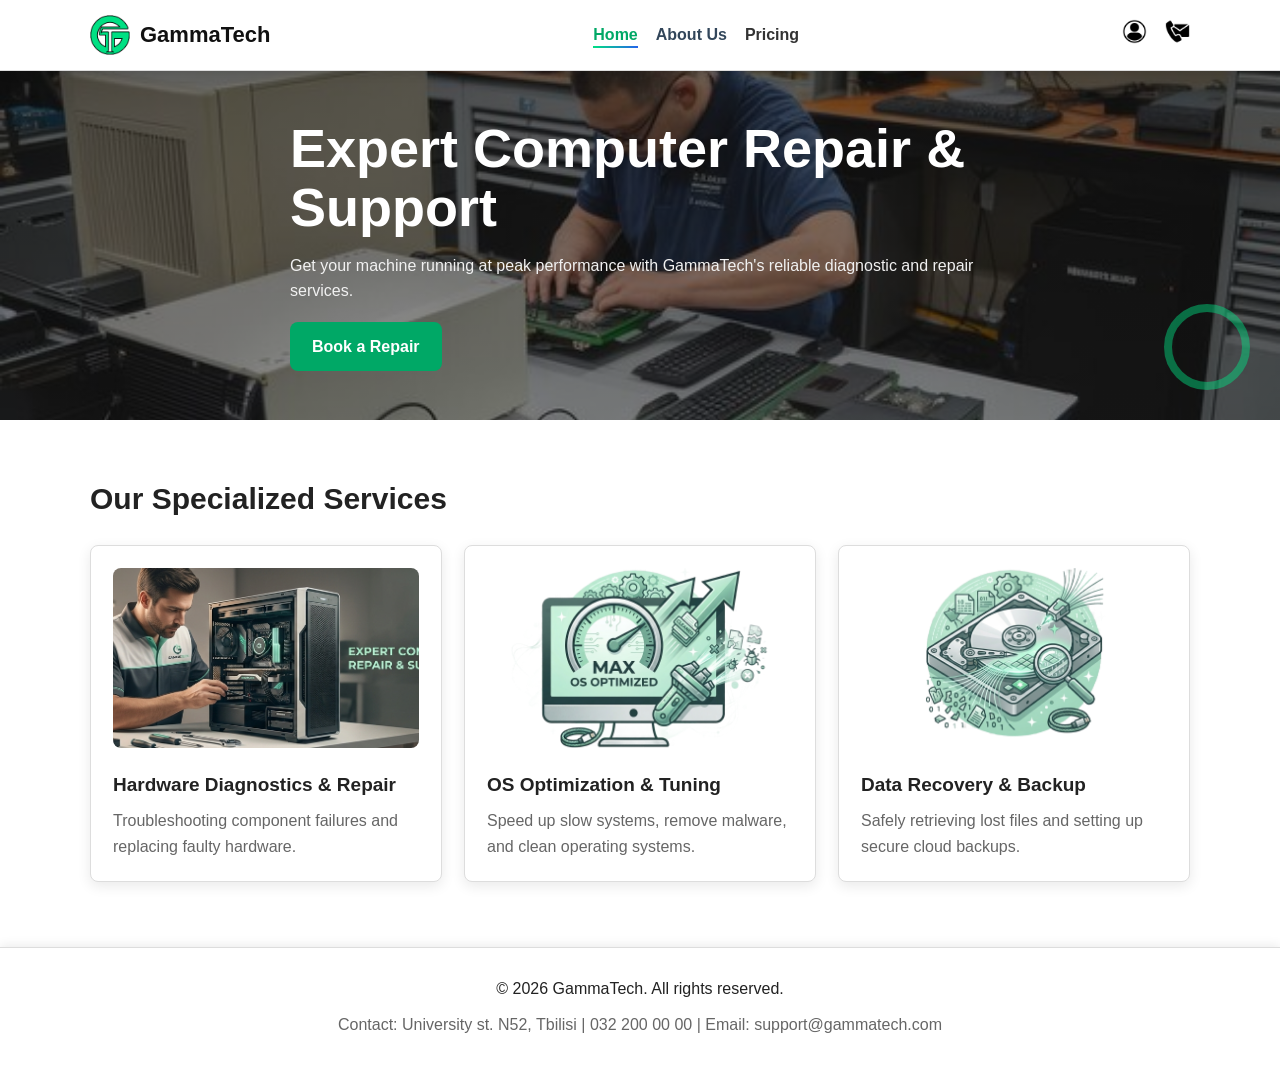
<file: index.html>
﻿<!DOCTYPE html>
<html lang="en">
<head>
    <meta charset="UTF-8">
    <meta name="viewport" content="width=device-width, initial-scale=1.0">
    <title>GammaTech | Home</title>
    <link rel="stylesheet" href="style.css">
    <link rel="icon" type="image/png" href="assets/GammaTechLogo.png">
</head>
<body>

    <header class="main-header">
        <div class="container">
            <h1 class="logo">
                <a href="index.html">
                    <img class="companyLogo" src="assets/GammaTechLogo.png" alt="">GammaTech</a>
            </h1>
            <nav class= "main-nav" aria-label="Main Navigation">
                <ul>
                    <li><a href="index.html" class="active">Home</a></li>
                    <li><a href="about.html">About Us</a></li>
                    <li><a href="pricing.html">Pricing</a></li>
                </ul>
            </nav>
            <nav class="user-actions-nav" aria-label="User Actions">
                <ul>
                    <li><a class="icons" href="login.html"><img class="icons login" src="assets/avatar.png" alt="Login"></a></li>
                    <li><a class="icons" href="contact.html"><img class="icons contact" src="assets/contact-us.png" alt="Contact"></a></li>
                </ul>
            </nav>
        </div>
    </header>

    <main>
        <section class="hero">
            <div class="hero-text">
                <h2>Expert Computer Repair & Support</h2>
                <p>Get your machine running at peak performance with GammaTech's reliable diagnostic and repair services.</p>
                <a href="pricing.html#pricing-tiers" class="btn">Book a Repair</a>
            </div>
        </section>

        <section class="featured">
            <h3>Our Specialized Services</h3>
            <div class="grid-layout">
                <article class="card">
                    <img src="assets/hardware-repair.png" alt="Hardware Repair picture">
                    <h4>Hardware Diagnostics & Repair</h4>
                    <p>Troubleshooting component failures and replacing faulty hardware.</p>
                </article>
                <article class="card">
                    <img src="assets/osoptimizationt.png" alt="OS Optimization Icon">
                    <h4>OS Optimization & Tuning</h4>
                    <p>Speed up slow systems, remove malware, and clean operating systems.</p>
                </article>
                <article class="card">
                    <img src="assets/data-recovery.png" alt="Data Recovery Icon">
                    <h4>Data Recovery & Backup</h4>
                    <p>Safely retrieving lost files and setting up secure cloud backups.</p>
                </article>
            </div>
        </section>
    </main>

    <footer>
        <p>&copy; 2026 GammaTech. All rights reserved.</p>
        <p>Contact: University st. N52, Tbilisi | 032 200 00 00 | Email: support@gammatech.com</p>
    </footer>

</body>
</html>
</file>
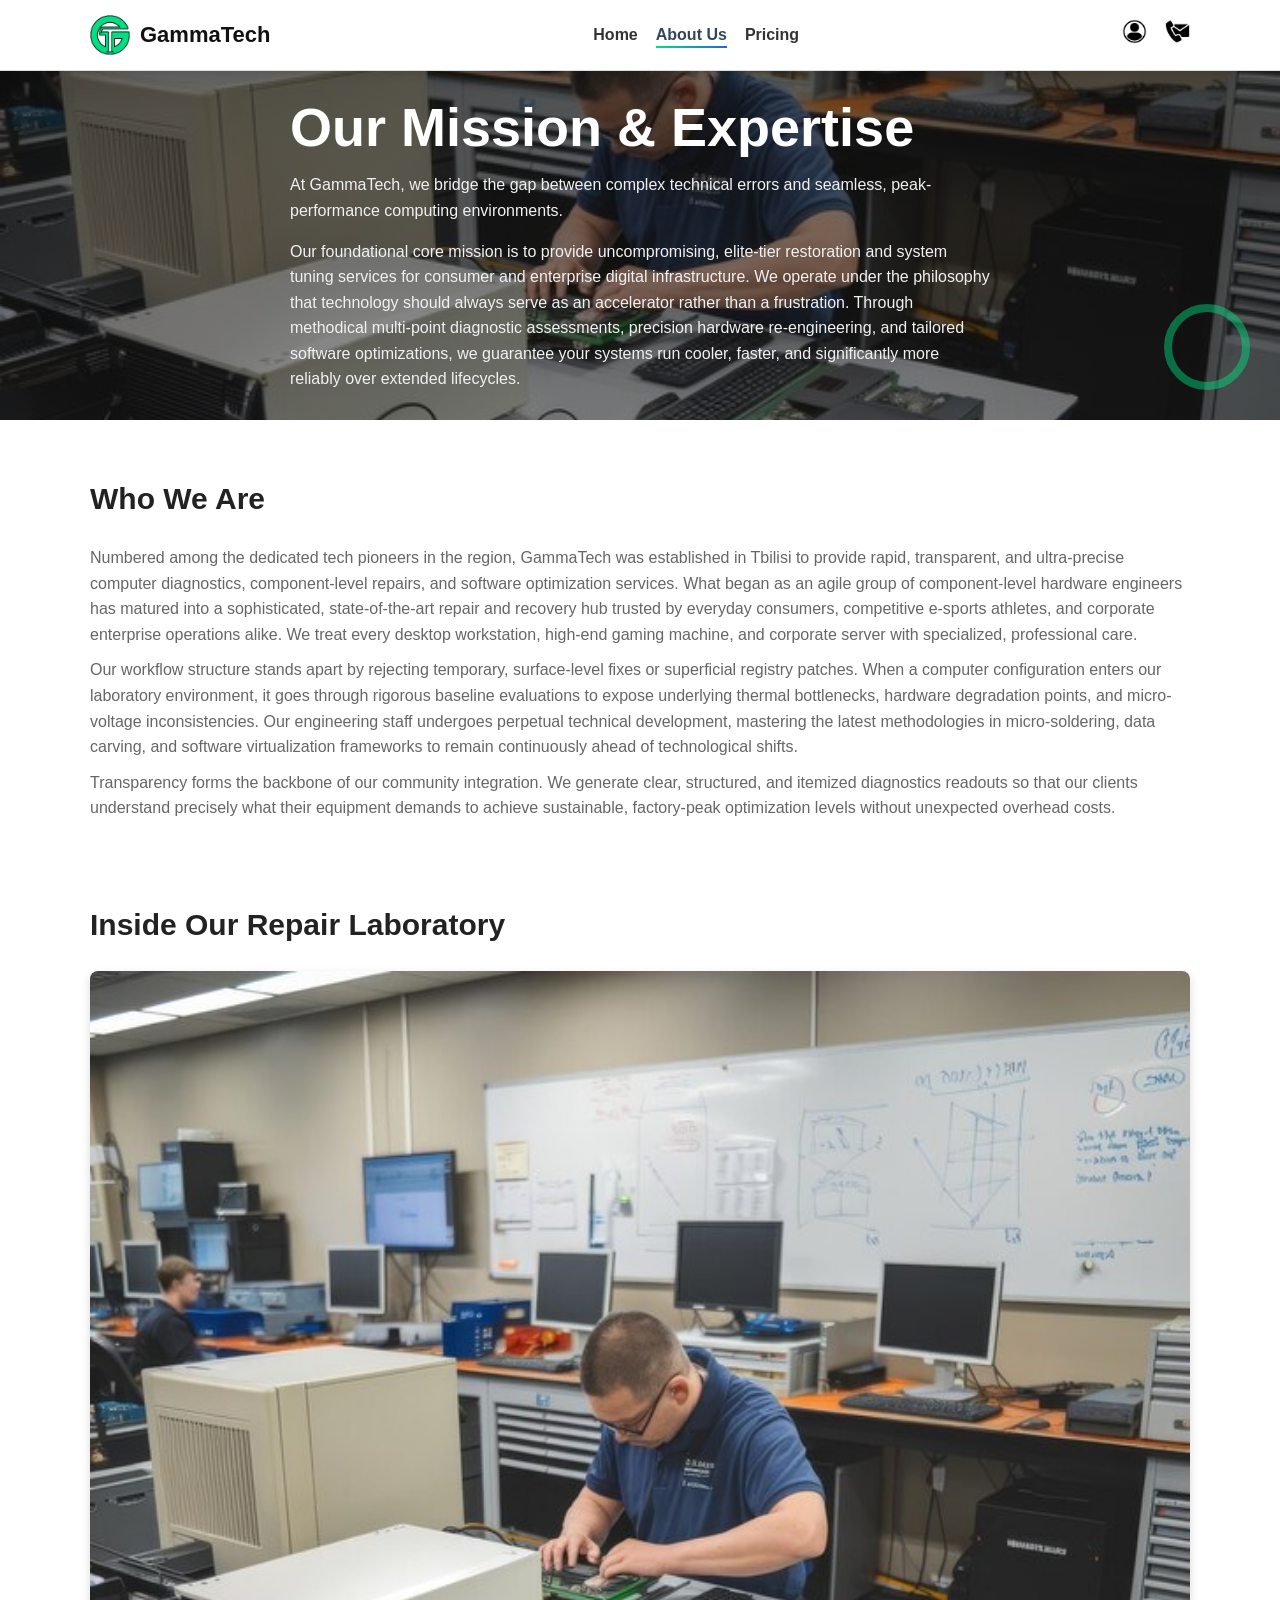
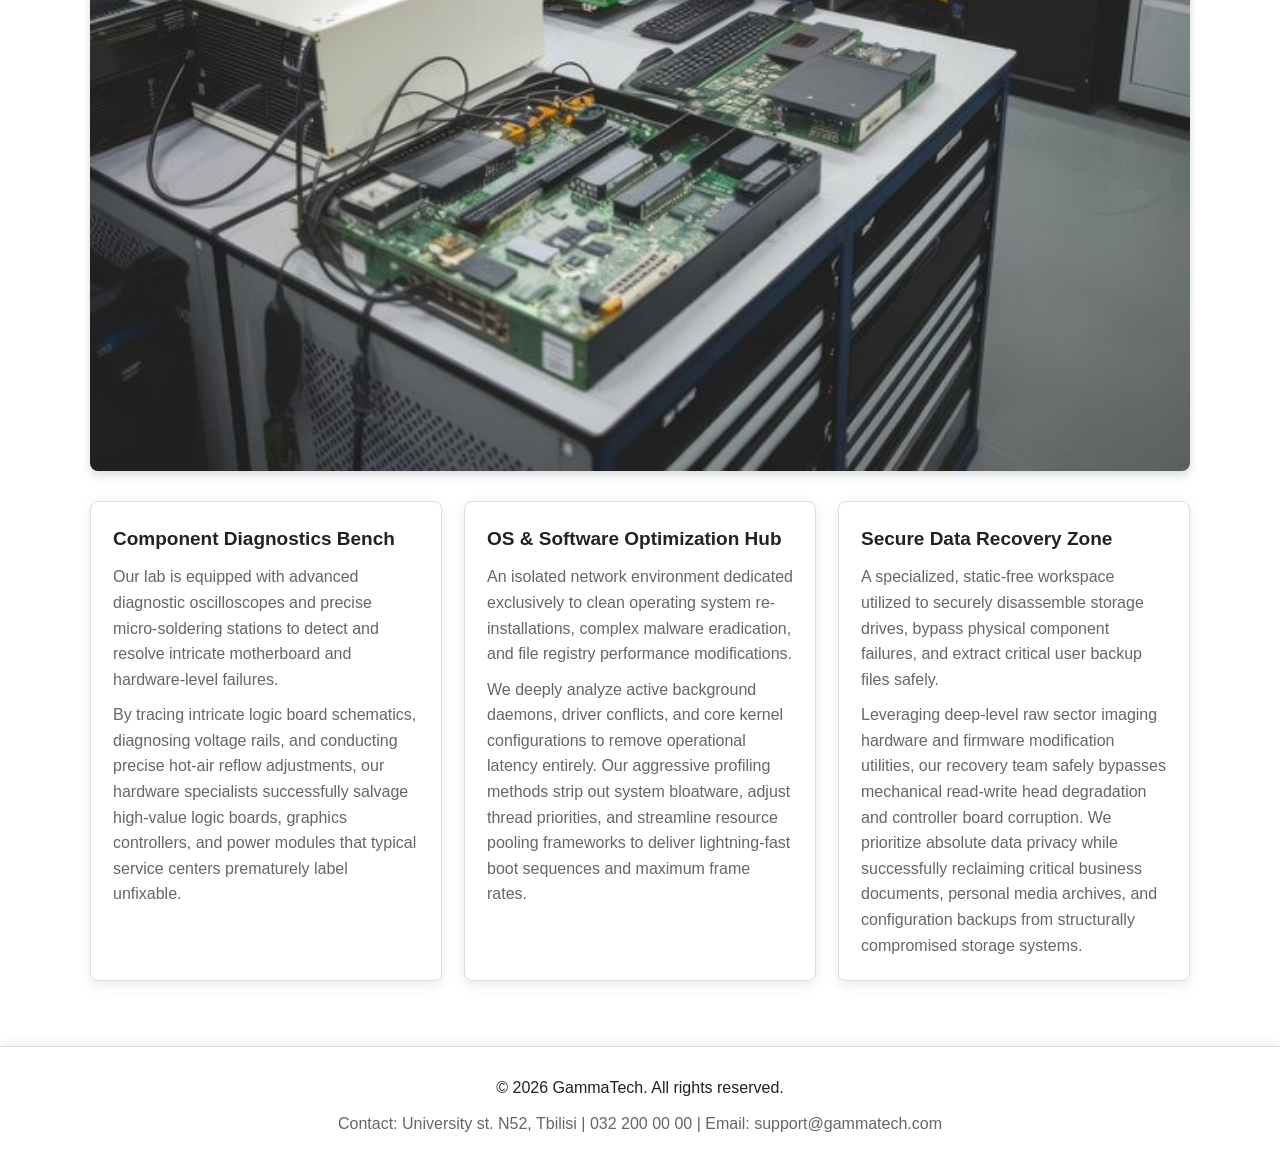
<file: about.html>
﻿<!DOCTYPE html>
<html lang="en">
<head>
    <meta charset="UTF-8">
    <meta name="viewport" content="width=device-width, initial-scale=1.0">
    <title>GammaTech | About Us</title>
    <link rel="stylesheet" href="style.css">
    <link rel="icon" type="image/png" href="assets/GammaTechLogo.png">
</head>
<body>

    <header class="main-header">
        <div class="container">
            <h1 class="logo">
                <a href="/">
                    <img class="companyLogo" src="assets/GammaTechLogo.png" alt="">GammaTech</a>
            </h1>
            <nav class="main-nav" aria-label="Main Navigation">
                <ul>
                    <li><a href="index.html">Home</a></li>
                    <li><a href="about.html" class="active">About Us</a></li>
                    <li><a href="pricing.html">Pricing</a></li>
                </ul>
            </nav>
            <nav class="user-actions-nav" aria-label="User Actions">
                <ul>
                    <li><a class="icons" href="login.html"><img class="icons login" src="assets/avatar.png" alt="Login"></a></li>
                    <li><a class="icons" href="contact.html"><img class="icons contact" src="assets/contact-us.png" alt="Contact"></a></li>
                </ul>
            </nav>
        </div>
    </header>

    <main class="about-page">
        
        <section class="about-hero">
            <div class="about-hero-text">
                <h2>Our Mission & Expertise</h2>
                <p class="lead-text">At GammaTech, we bridge the gap between complex technical errors and seamless, peak-performance computing environments.</p>
                <p>Our foundational core mission is to provide uncompromising, elite-tier restoration and system tuning services for consumer and enterprise digital infrastructure. We operate under the philosophy that technology should always serve as an accelerator rather than a frustration. Through methodical multi-point diagnostic assessments, precision hardware re-engineering, and tailored software optimizations, we guarantee your systems run cooler, faster, and significantly more reliably over extended lifecycles.</p>
            </div>
        </section>

        <section class="about-story container">
            <div class="story-content">
                <h3>Who We Are</h3>
                <p>Numbered among the dedicated tech pioneers in the region, GammaTech was established in Tbilisi to provide rapid, transparent, and ultra-precise computer diagnostics, component-level repairs, and software optimization services. What began as an agile group of component-level hardware engineers has matured into a sophisticated, state-of-the-art repair and recovery hub trusted by everyday consumers, competitive e-sports athletes, and corporate enterprise operations alike. We treat every desktop workstation, high-end gaming machine, and corporate server with specialized, professional care.</p>
                <p>Our workflow structure stands apart by rejecting temporary, surface-level fixes or superficial registry patches. When a computer configuration enters our laboratory environment, it goes through rigorous baseline evaluations to expose underlying thermal bottlenecks, hardware degradation points, and micro-voltage inconsistencies. Our engineering staff undergoes perpetual technical development, mastering the latest methodologies in micro-soldering, data carving, and software virtualization frameworks to remain continuously ahead of technological shifts.</p>
                <p>Transparency forms the backbone of our community integration. We generate clear, structured, and itemized diagnostics readouts so that our clients understand precisely what their equipment demands to achieve sustainable, factory-peak optimization levels without unexpected overhead costs.</p>
            </div>
        </section>

        <section class="facility-section container">
            <h3>Inside Our Repair Laboratory</h3>
            
            <div class="main-facility-image-wrapper">
                <img class="main-facility-image" src="assets/repair-shop.jpg" alt="GammaTech Main Integrated Repair Shop and Diagnostic Laboratory Facility">
            </div>

            <div class="grid-layout">
                
                <article class="card facility-card">
                    <h4>Component Diagnostics Bench</h4>
                    <p>Our lab is equipped with advanced diagnostic oscilloscopes and precise micro-soldering stations to detect and resolve intricate motherboard and hardware-level failures.</p>
                    <p>By tracing intricate logic board schematics, diagnosing voltage rails, and conducting precise hot-air reflow adjustments, our hardware specialists successfully salvage high-value logic boards, graphics controllers, and power modules that typical service centers prematurely label unfixable.</p>
                </article>

                <article class="card facility-card">
                    <h4>OS & Software Optimization Hub</h4>
                    <p>An isolated network environment dedicated exclusively to clean operating system re-installations, complex malware eradication, and file registry performance modifications.</p>
                    <p>We deeply analyze active background daemons, driver conflicts, and core kernel configurations to remove operational latency entirely. Our aggressive profiling methods strip out system bloatware, adjust thread priorities, and streamline resource pooling frameworks to deliver lightning-fast boot sequences and maximum frame rates.</p>
                </article>

                <article class="card facility-card">
                    <h4>Secure Data Recovery Zone</h4>
                    <p>A specialized, static-free workspace utilized to securely disassemble storage drives, bypass physical component failures, and extract critical user backup files safely.</p>
                    <p>Leveraging deep-level raw sector imaging hardware and firmware modification utilities, our recovery team safely bypasses mechanical read-write head degradation and controller board corruption. We prioritize absolute data privacy while successfully reclaiming critical business documents, personal media archives, and configuration backups from structurally compromised storage systems.</p>
                </article>

            </div>
        </section>
    </main>

    <footer>
        <p>&copy; 2026 GammaTech. All rights reserved.</p>
        <p>Contact: University st. N52, Tbilisi | 032 200 00 00 | Email: support@gammatech.com</p>
    </footer>

</body>
</html>
</file>
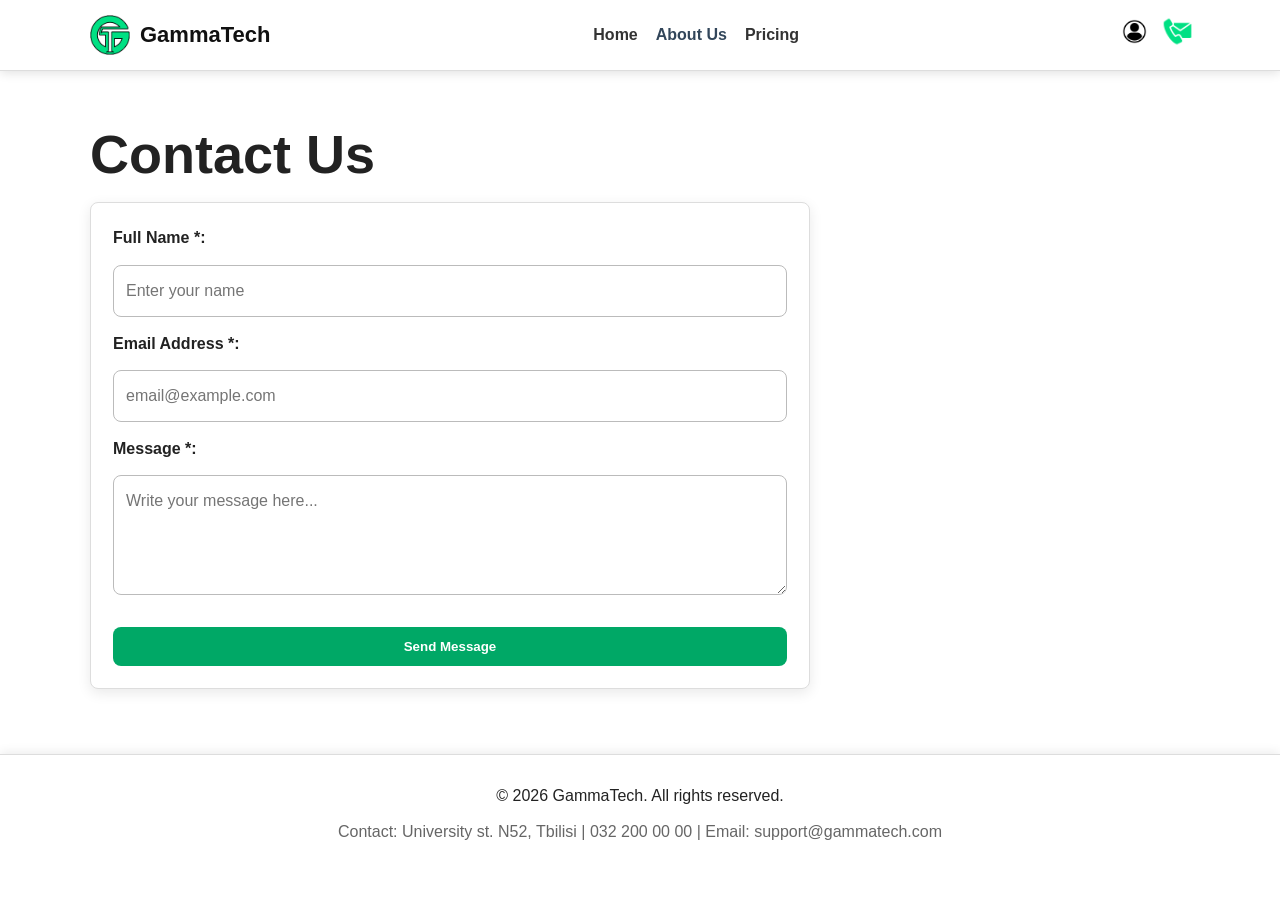
<file: contact.html>
﻿<!DOCTYPE html>
<html lang="en">
<head>
    <meta charset="UTF-8">
    <meta name="viewport" content="width=device-width, initial-scale=1.0">
    <title>GammaTech | Contact Us</title>
    <link rel="stylesheet" href="style.css">
    <link rel="icon" type="image/png" href="assets/GammaTechLogo.png">
</head>
<body>
    <header class="main-header">
        <div class="container">
            <h1 class="logo">
                <a href="/">
                    <img class="companyLogo" src="assets/GammaTechLogo.png" alt="">GammaTech</a>
            </h1>
            <nav class= "main-nav" aria-label="Main Navigation">
                <ul>
                    <li><a href="index.html">Home</a></li>
                    <li><a href="about.html">About Us</a></li>
                    <li><a href="pricing.html">Pricing</a></li>
                </ul>
            </nav>
            <nav class="user-actions-nav" aria-label="User Actions">
                <ul>
                    <li><a class="icons" href="login.html"><img class="icons login" src="assets/avatar.png" alt="Login"></a></li>
                    <li><a class="icons active" href="contact.html"><img class="icons contact" src="assets/contact-us.png" alt="Contact"></a></li>
                </ul>
            </nav>
        </div>
    </header>

    <main class="container">
        <h2>Contact Us</h2>
        <form action="#" method="POST" class="contact-form">
            <label for="name">Full Name *:</label>
            <input type="text" id="name" name="user_name" placeholder="Enter your name" required>

            <label for="email">Email Address *:</label>
            <input type="email" id="email" name="user_email" placeholder="email@example.com" required>

            <label for="message">Message *:</label>
            <textarea id="message" name="user_message" placeholder="Write your message here..." required></textarea>

            <button type="submit">Send Message</button>
        </form>
    </main>

    <footer>
        <p>&copy; 2026 GammaTech. All rights reserved.</p>
        <p>Contact: University st. N52, Tbilisi | 032 200 00 00 | Email: support@gammatech.com</p>
    </footer>

    <script src="script.js"></script>
</body>
</html>
</file>
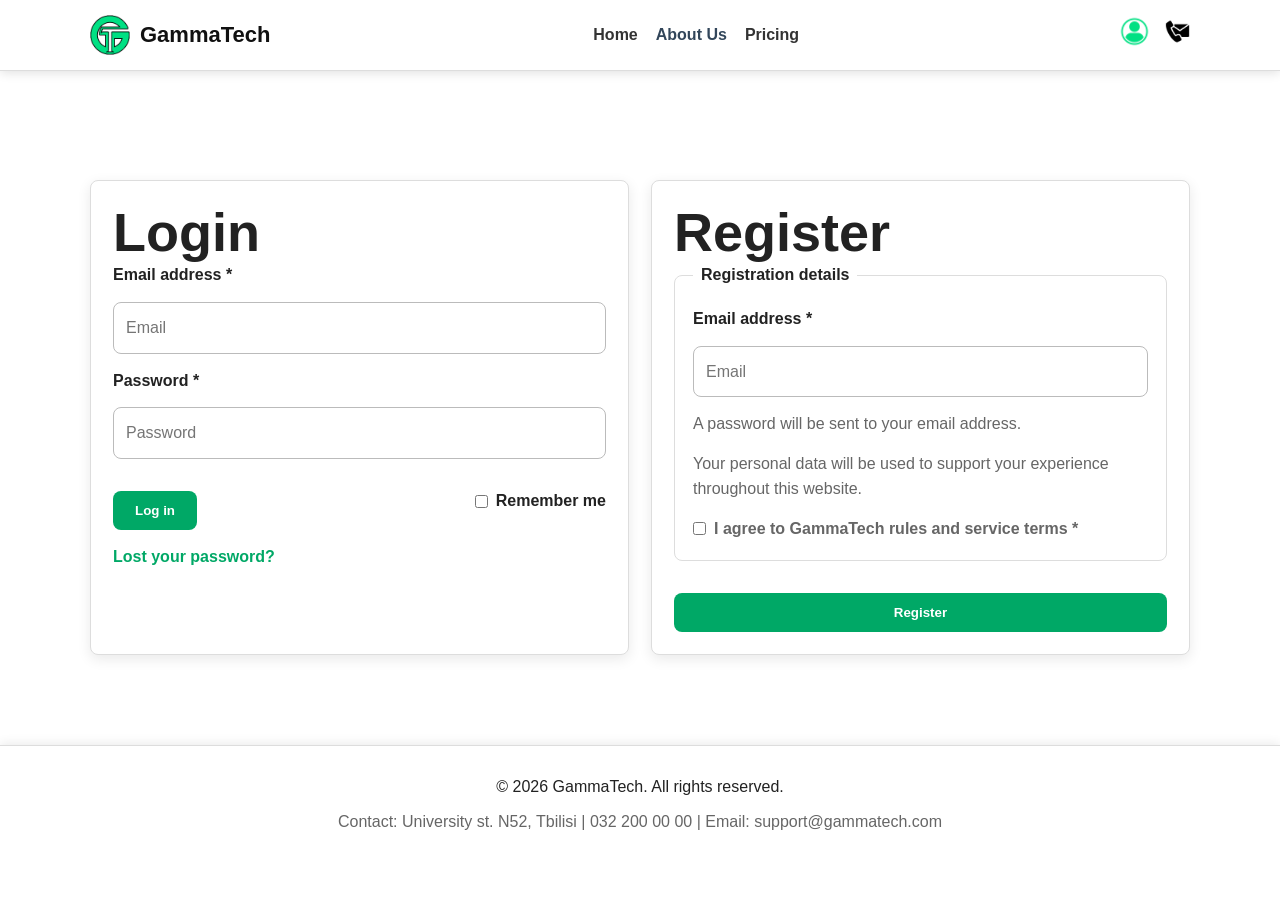
<file: login.html>
﻿<!DOCTYPE html>
<html lang="en">
<head>
    <meta charset="UTF-8">
    <meta name="viewport" content="width=device-width, initial-scale=1.0">
    <title>GammaTech | Login & Register</title>
    <link rel="stylesheet" href="style.css">
    <link rel="icon" type="image/png" href="assets/GammaTechLogo.png">
</head>
<body>

    <header class="main-header">
        <div class="container">
            <h1 class="logo">
                <a href="/">
                    <img class="companyLogo" src="assets/GammaTechLogo.png" alt="">GammaTech</a>
            </h1>
            <nav class= "main-nav" aria-label="Main Navigation">
                <ul>
                    <li><a href="index.html">Home</a></li>
                    <li><a href="about.html">About Us</a></li>
                    <li><a href="pricing.html">Pricing</a></li>
                </ul>
            </nav>
            <nav class="user-actions-nav" aria-label="User Actions">
                <ul>
                    <li><a class="icons active" href="login.html"><img class="icons login" src="assets/avatar.png" alt="Login"></a></li>
                    <li><a class="icons" href="contact.html"><img class="icons contact" src="assets/contact-us.png" alt="Contact"></a></li>
                </ul>
            </nav>
        </div>
    </header>

    <main class="container">
        <section class="auth-section">
            <div class="auth-grid">
                
                <article class="auth-box">
                    <h2>Login</h2>
                    <form action="#" method="POST" class="auth-form">
                        <label for="login-user">Email address *</label>
                        <input type="email" id="login-user" name="email" placeholder="Email" required>
                        
                        <label for="login-pass">Password *</label>
                        <input type="password" id="login-pass" name="password" placeholder="Password" required>
                        
                        <div class="form-footer">
                            <button type="submit" class="btn-primary">Log in</button>
                            <label class="remember-me">
                                <input type="checkbox" name="remember"> Remember me
                            </label>
                        </div>
                        <button type="button" class="lost-password">Lost your password?</button>
                    </form>
                </article>

                <article class="auth-box">
                    <h2>Register</h2>
                    <form action="#" method="POST" class="auth-form">
                        <fieldset>
                            <legend>Registration details</legend>

                            <label for="reg-email">Email address *</label>
                            <input type="email" id="reg-email" name="reg_email" placeholder="Email" required>
                            
                            <p class="form-info">
                                A password will be sent to your email address.
                            </p>
                            
                            <p class="form-info">
                                Your personal data will be used to support your experience throughout this website.
                            </p>

                            <label class="agree-rules">
                                <input type="checkbox" name="agree_rules" required>
                                I agree to GammaTech rules and service terms *
                            </label>
                        </fieldset>

                        <button type="submit" class="btn-primary">Register</button>
                    </form>
                </article>

            </div>
        </section>
    </main>

    <footer>
        <p>&copy; 2026 GammaTech. All rights reserved.</p>
        <p>Contact: University st. N52, Tbilisi | 032 200 00 00 | Email: support@gammatech.com</p>
    </footer>

    <script src="script.js"></script>
</body>
</html>
</file>
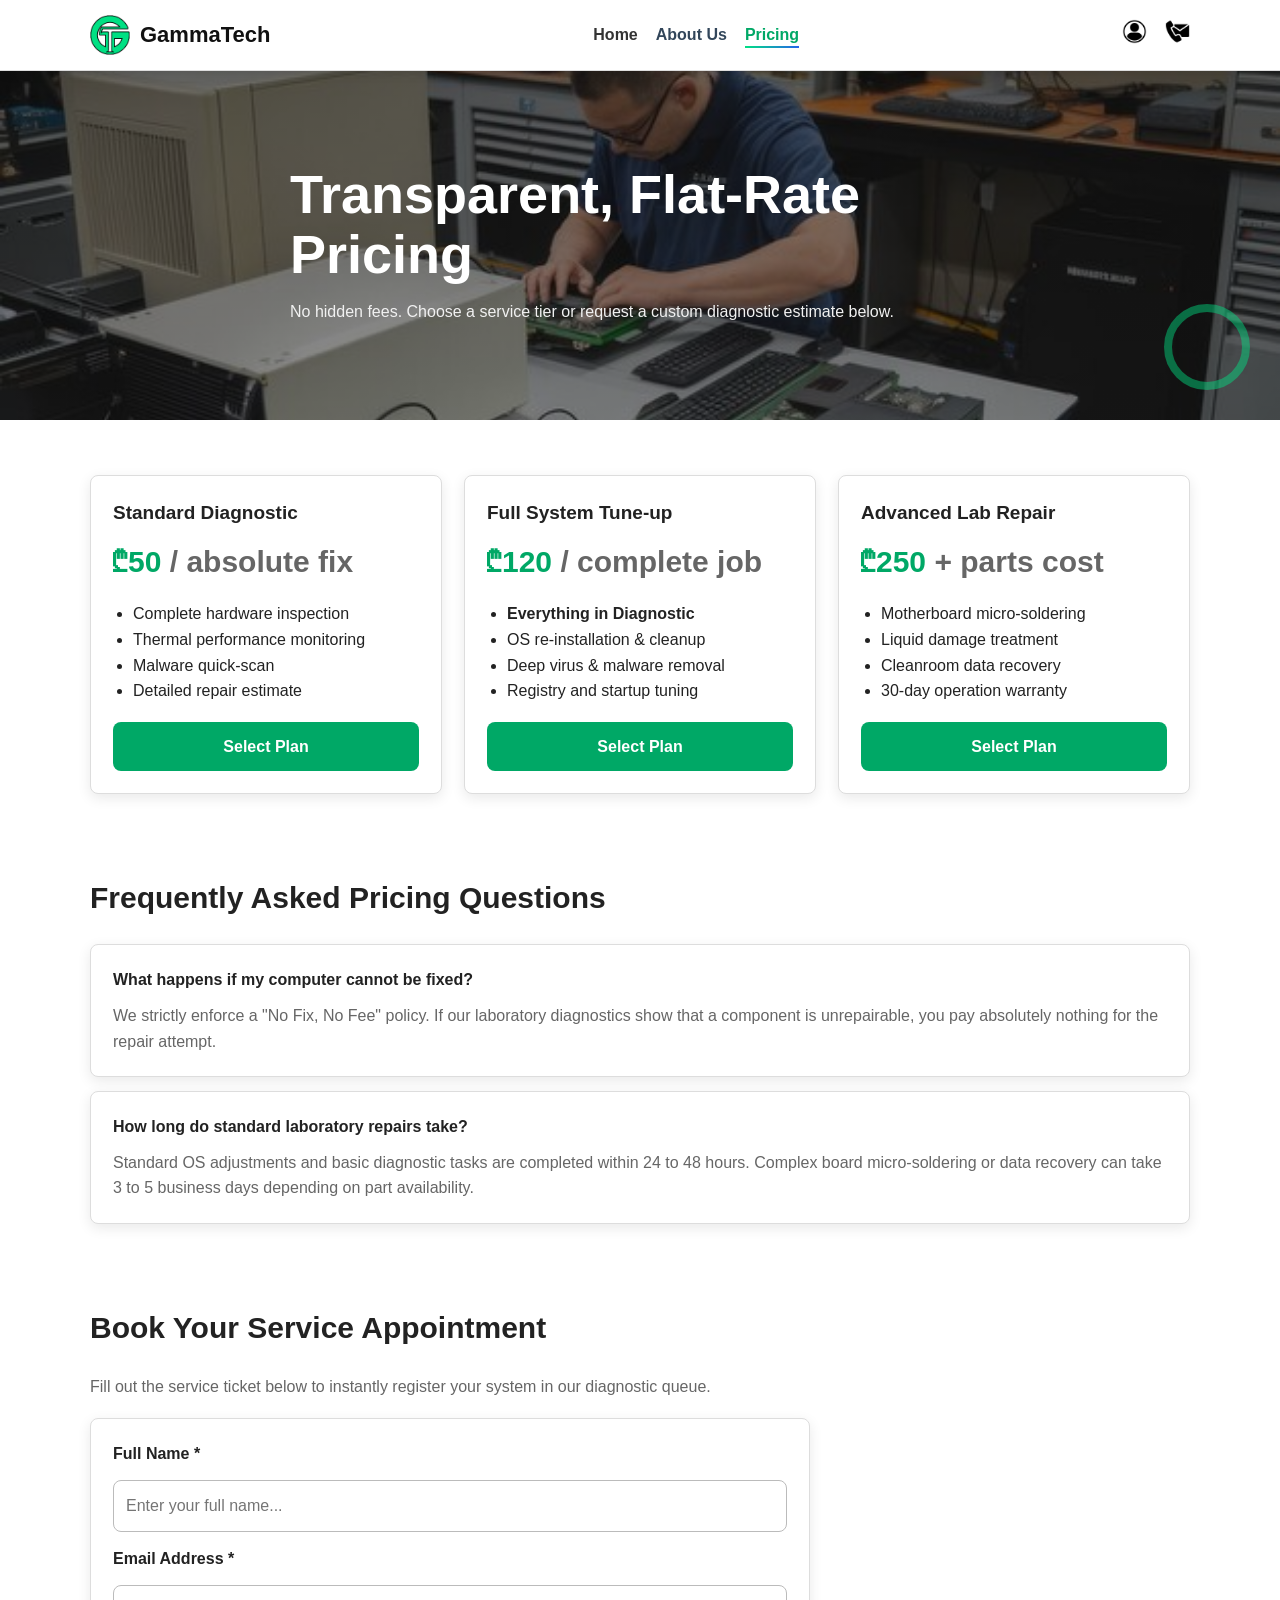
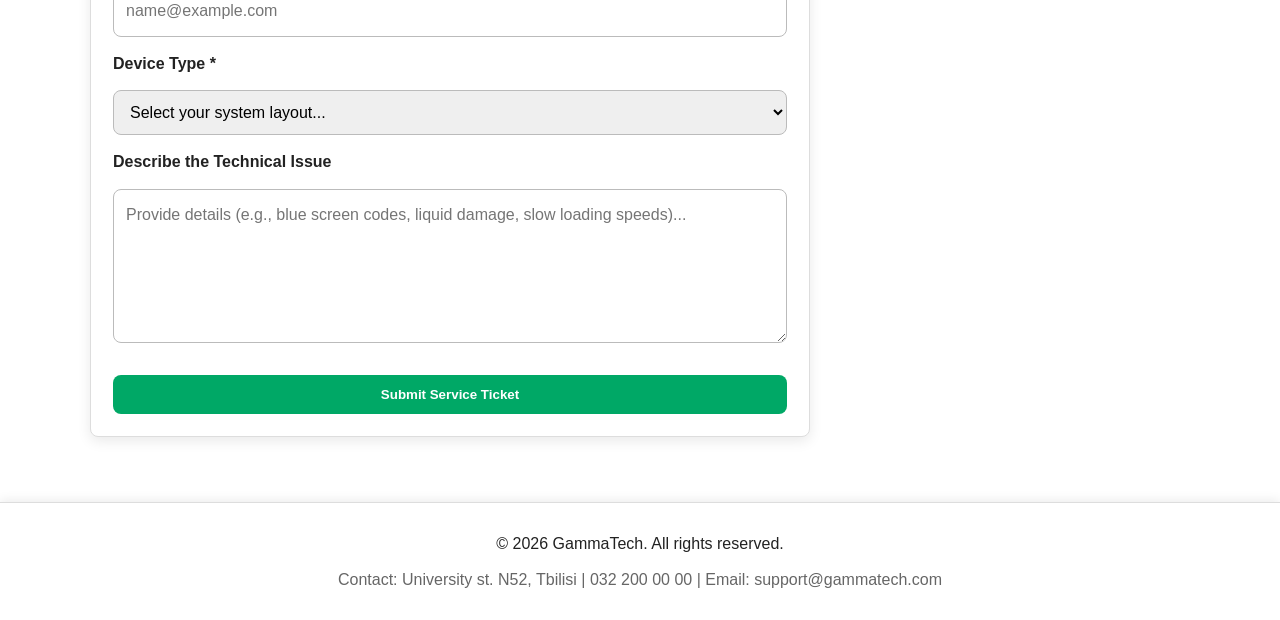
<file: pricing.html>
﻿<!DOCTYPE html>
<html lang="en">
<head>
    <meta charset="UTF-8">
    <meta name="viewport" content="width=device-width, initial-scale=1.0">
    <title>GammaTech | Pricing & Booking</title>
    <link rel="stylesheet" href="style.css">
    <link rel="icon" type="image/png" href="assets/GammaTechLogo.png">
</head>
<body>

    <header class="main-header">
        <div class="container">
            <h1 class="logo">
                <a href="/">
                    <img class="companyLogo" src="assets/GammaTechLogo.png" alt="">GammaTech</a>
            </h1>
            <nav class= "main-nav" aria-label="Main Navigation">
                <ul>
                    <li><a href="index.html">Home</a></li>
                    <li><a href="about.html">About Us</a></li>
                    <li><a href="pricing.html" class="active">Pricing</a></li>
                </ul>
            </nav>
            <nav class="user-actions-nav" aria-label="User Actions">
                <ul>
                    <li><a class="icons" href="login.html"><img class="icons login" src="assets/avatar.png" alt="Login"></a></li>
                    <li><a class="icons" href="contact.html"><img class="icons contact" src="assets/contact-us.png" alt="Contact"></a></li>
                </ul>
            </nav>
        </div>
    </header>

    <main class="pricing-page">
        <section class="pricing-hero">
            <div class="pricing-hero-text">
                <h2>Transparent, Flat-Rate Pricing</h2>
                <p class="lead-text">No hidden fees. Choose a service tier or request a custom diagnostic estimate below.</p>
            </div>
        </section>

        <section id="pricing-tiers" class="pricing-tiers container">
            <div class="grid-layout">
                
                <article class="card pricing-card">
                    <div class="price-header">
                        <h4>Standard Diagnostic</h4>
                        <div class="price-amount">₾50<span> / absolute fix</span></div>
                    </div>
                    <ul class="plan-features">
                        <li>Complete hardware inspection</li>
                        <li>Thermal performance monitoring</li>
                        <li>Malware quick-scan</li>
                        <li>Detailed repair estimate</li>
                    </ul>
                    <a href="#booking-form-section" class="btn plan-btn">Select Plan</a>
                </article>

                <article class="card pricing-card featured-plan">
                    <div class="price-header">
                        <h4>Full System Tune-up</h4>
                        <div class="price-amount">₾120<span> / complete job</span></div>
                    </div>
                    <ul class="plan-features">
                        <li><strong>Everything in Diagnostic</strong></li>
                        <li>OS re-installation & cleanup</li>
                        <li>Deep virus & malware removal</li>
                        <li>Registry and startup tuning</li>
                    </ul>
                    <a href="#booking-form-section" class="btn plan-btn">Select Plan</a>
                </article>

                <article class="card pricing-card">
                    <div class="price-header">
                        <h4>Advanced Lab Repair</h4>
                        <div class="price-amount">₾250<span> + parts cost</span></div>
                    </div>
                    <ul class="plan-features">
                        <li>Motherboard micro-soldering</li>
                        <li>Liquid damage treatment</li>
                        <li>Cleanroom data recovery</li>
                        <li>30-day operation warranty</li>
                    </ul>
                    <a href="#booking-form-section" class="btn plan-btn">Select Plan</a>
                </article>

            </div>
        </section>

        <section class="faq-section container">
            <h3>Frequently Asked Pricing Questions</h3>
            <div class="accordion-container">
                
                <div class="accordion-item">
                    <button class="accordion-header" type="button">What happens if my computer cannot be fixed?</button>
                    <div class="accordion-content">
                        <p>We strictly enforce a "No Fix, No Fee" policy. If our laboratory diagnostics show that a component is unrepairable, you pay absolutely nothing for the repair attempt.</p>
                    </div>
                </div>

                <div class="accordion-item">
                    <button class="accordion-header" type="button">How long do standard laboratory repairs take?</button>
                    <div class="accordion-content">
                        <p>Standard OS adjustments and basic diagnostic tasks are completed within 24 to 48 hours. Complex board micro-soldering or data recovery can take 3 to 5 business days depending on part availability.</p>
                    </div>
                </div>

            </div>
        </section>

        <section id="booking-form-section" class="form-section container">
            <h3>Book Your Service Appointment</h3>
            <p>Fill out the service ticket below to instantly register your system in our diagnostic queue.</p>
            
            <form action="#" method="POST" class="styled-form">
                <div class="form-group">
                    <label for="clientName">Full Name *</label>
                    <input type="text" id="clientName" name="clientName" placeholder="Enter your full name..." required>
                </div>

                <div class="form-group">
                    <label for="clientEmail">Email Address *</label>
                    <input type="email" id="clientEmail" name="clientEmail" placeholder="name@example.com" required>
                </div>

                <div class="form-group">
                    <label for="deviceType">Device Type *</label>
                    <select id="deviceType" name="deviceType" required>
                        <option value="" disabled selected>Select your system layout...</option>
                        <option value="desktop">Custom Desktop PC</option>
                        <option value="laptop">Laptop / Notebook</option>
                        <option value="mac">Apple Mac System</option>
                    </select>
                </div>

                <div class="form-group">
                    <label for="issueDescription">Describe the Technical Issue</label>
                    <textarea id="issueDescription" name="issueDescription" placeholder="Provide details (e.g., blue screen codes, liquid damage, slow loading speeds)..." rows="5" required></textarea>
                </div>

                <button type="submit" class="btn form-submit-btn">Submit Service Ticket</button>
            </form>
        </section>
    </main>

    <footer>
        <p>&copy; 2026 GammaTech. All rights reserved.</p>
        <p>Contact: University st. N52, Tbilisi | 032 200 00 00 | Email: support@gammatech.com</p>
    </footer>

    <script src="script.js"></script>
</body>
</html>
</file>
<file: style.css>
﻿* {
    margin: 0;
    padding: 0;
    box-sizing: border-box;
}

body {
    min-height: 100vh;
    display: grid;
    grid-template-rows: auto 1fr auto;
    padding-top: 70px;
    font-family: Arial, Helvetica, sans-serif;
    color: #222;
    background: #fff;
    line-height: 1.6;
}

body ::selection {
    background: rgba(0, 224, 131, 0.3);
    color: #111;
}

main {
    background: #fff;
}

img {
    max-width: 100%;
}

.container,
.featured {
    width: min(1100px, calc(100% - 40px));
    margin: 0 auto;
}

.main-header {
    position: fixed;
    top: 0;
    left: 0;
    width: 100%;
    z-index: 10;
    background: #fff;
    border-bottom: 1px solid #ddd;
    box-shadow: 0 2px 10px rgba(0, 0, 0, 0.12);
}

.main-header .container {
    min-height: 70px;
    display: flex;
    align-items: center;
    justify-content: space-between;
    gap: 20px;
}

.logo a {
    display: flex;
    align-items: center;
    gap: 10px;
    color: #111;
    text-decoration: none;
    font-size: 22px;
    font-weight: 700;
}

.companyLogo {
    width: 40px;
    height: 40px;
    object-fit: contain;
    border-radius: 8px;
}

nav ul {
    list-style: none;
    display: flex;
    align-items: center;
    gap: 18px;
}

nav a {
    position: relative;
    color: #333;
    text-decoration: none;
    font-weight: 600;
    transition: color 0.25s ease, transform 0.25s ease;
}

.main-nav li:nth-of-type(2) a {
    color: rgb(50, 70, 90);
}

.main-nav a::after {
    content: "";
    position: absolute;
    left: 0;
    bottom: -5px;
    width: 100%;
    height: 2px;
    background: linear-gradient(90deg, #00e083, #2563eb);
    transform: scaleX(0);
    transform-origin: left;
    transition: transform 0.25s ease;
}

.main-nav a:hover,
.main-nav a.active {
    color: #00a866;
    transform: translateY(-1px);
}

.main-nav a:hover::after,
.main-nav a.active::after {
    transform: scaleX(1);
}

img.icons {
    width: 25px;
    height: 25px;
    object-fit: contain;
    transition: transform 0.25s ease;
}

a.icons:hover img,
a.icons.active img {
    transform: scale(1.18);
}

a.icons:hover img.login,
a.icons.active img.login {
    content: url("assets/avatarg.png");
}

a.icons:hover img.contact,
a.icons.active img.contact {
    content: url("assets/contact-us-g.png");
}

.hero,
.about-hero,
.pricing-hero {
    position: relative;
    min-height: 350px;
    display: flex;
    align-items: center;
    color: #fff;
    background: linear-gradient(rgba(0, 0, 0, 0.55), rgba(0, 0, 0, 0.45)), url("assets/repair-shop.jpg") center / cover no-repeat;
    overflow: hidden;
}

.hero::before,
.about-hero::before,
.pricing-hero::before {
    content: "";
    position: absolute;
    right: 30px;
    bottom: 30px;
    width: 70px;
    height: 70px;
    border: 8px solid rgba(0, 224, 131, 0.45);
    border-radius: 50%;
    animation: floatCircle 4s ease-in-out infinite;
}

.hero-text,
.about-hero-text,
.pricing-hero-text {
    position: relative;
    z-index: 1;
    width: min(700px, calc(100% - 40px));
    margin: 0 auto;
}

h2 {
    font-size: clamp(32px, 5vw, 54px);
    line-height: 1.1;
}

h3 {
    margin-bottom: 22px;
    font-size: 30px;
}

h4 {
    margin-bottom: 8px;
    font-size: 19px;
}

.hero p,
.about-hero p,
.pricing-hero p {
    margin-top: 15px;
    color: #f1f1f1;
}

.featured,
.about-story,
.facility-section,
.pricing-tiers,
.faq-section,
.form-section,
.auth-section,
main.container {
    padding-top: 55px;
    padding-bottom: 25px;
}

.grid-layout,
.auth-grid {
    display: grid;
    grid-template-columns: repeat(3, 1fr);
    gap: 22px;
}

.auth-grid {
    grid-template-columns: repeat(2, 1fr);
}

.card,
.auth-box,
.contact-form,
.styled-form,
.accordion-item {
    padding: 22px;
    background: #fff;
    border: 1px solid #ddd;
    border-radius: 8px;
    box-shadow: 0 4px 14px rgba(0, 0, 0, 0.09);
}

.card {
    transition: transform 0.25s ease, box-shadow 0.25s ease;
}

.card:hover {
    transform: translateY(-5px);
    box-shadow: 0 8px 24px rgba(0, 0, 0, 0.14);
}

.card img {
    width: 100%;
    height: 180px;
    object-fit: cover;
    border-radius: 8px;
    margin-bottom: 14px;
}

.card p,
.about-story p,
.facility-card p,
.form-section p,
.accordion-content,
.form-info,
.price-amount span,
footer p:last-of-type {
    color: #666;
}

.about-story p,
.facility-card p,
.accordion-content {
    margin-top: 10px;
}

.main-facility-image-wrapper {
    margin-bottom: 30px;
    border-radius: 8px;
    overflow: hidden;
    box-shadow: 0 4px 10px rgba(0, 0, 0, 0.15);
}

.main-facility-image {
    width: 100%;
    height: auto;
    display: block;
}

.btn,
.btn-primary,
.contact-form button,
.styled-form button {
    display: inline-block;
    margin-top: 18px;
    padding: 12px 22px;
    border: 0;
    border-radius: 8px;
    background: #00a866;
    color: #fff;
    text-decoration: none;
    font-weight: 700;
    cursor: pointer;
    transition: background 0.25s ease, transform 0.25s ease;
}

.btn:hover,
.btn-primary:hover,
.contact-form button:hover,
.styled-form button:hover {
    background: #008f58;
    transform: translateY(-2px);
}

.pricing-card,
.form-footer,
.remember-me,
footer {
    display: flex;
}

.pricing-card {
    flex-direction: column;
}

.price-amount {
    margin: 10px 0 15px;
    color: #00a866;
    font-size: 30px;
    font-weight: 800;
}

.plan-features {
    margin-left: 20px;
    margin-bottom: 18px;
}

.plan-btn {
    margin-top: auto;
    text-align: center;
}

.accordion-container,
.contact-form,
.styled-form,
.auth-form,
.form-group {
    display: grid;
    gap: 14px;
}

.accordion-header {
    width: 100%;
    border: 0;
    background: transparent;
    color: #222;
    text-align: left;
    font: inherit;
    font-weight: 700;
    cursor: pointer;
}

.accordion-header:hover,
.lost-password:hover {
    color: #00a866;
}

.styled-form,
.contact-form {
    max-width: 720px;
    margin-top: 18px;
}

label {
    font-weight: 700;
}

fieldset {
    display: grid;
    gap: 14px;
    border: 1px solid #ddd;
    border-radius: 8px;
    padding: 18px;
}

legend {
    padding: 0 8px;
    font-weight: 700;
}

.agree-rules {
    display: flex;
    align-items: center;
    gap: 8px;
    color: #666;
}

input,
textarea,
select {
    width: 100%;
    padding: 12px;
    border: 1px solid #bbb;
    border-radius: 8px;
    font: inherit;
    transition: border-color 0.25s ease, box-shadow 0.25s ease;
}

input:focus,
textarea:focus,
select:focus {
    outline: none;
    border-color: #00a866;
    box-shadow: 0 0 0 3px rgba(0, 224, 131, 0.18);
}

textarea {
    min-height: 120px;
    resize: vertical;
}

.form-footer {
    align-items: center;
    justify-content: space-between;
    gap: 15px;
    flex-wrap: wrap;
}

.remember-me {
    align-items: center;
    gap: 8px;
}

.remember-me input {
    width: auto;
}

.agree-rules input {
    width: auto;
}

.lost-password {
    width: fit-content;
    border: 0;
    background: transparent;
    color: #00a866;
    font: inherit;
    font-weight: 700;
    text-decoration: none;
    cursor: pointer;
    padding: 0;
    text-align: left;
}

footer {
    margin-top: 40px;
    padding: 28px 20px;
    flex-direction: column;
    align-items: center;
    gap: 10px;
    text-align: center;
    background: #fff;
    border-top: 1px solid #ddd;
    box-shadow: 0 -2px 10px rgba(0, 0, 0, 0.08);
}

@keyframes floatCircle {
    0%, 100% { transform: translateY(0); }
    50% { transform: translateY(-12px); }
}

@media screen and (max-width: 768px) {
    body {
        padding-top: 115px;
    }

    .main-header .container {
        min-height: 115px;
        padding: 10px 0;
        flex-wrap: wrap;
        justify-content: center;
    }

    .main-nav {
        width: 100%;
    }

    .main-nav ul {
        justify-content: center;
        flex-wrap: wrap;
    }

    .user-actions-nav {
        position: fixed;
        left: 0;
        bottom: 0;
        width: 100%;
        padding: 10px 20px;
        background: #fff;
        border-top: 1px solid #ddd;
        box-shadow: 0 -2px 10px rgba(0, 0, 0, 0.12);
    }

    .user-actions-nav ul {
        justify-content: space-around;
    }

    .grid-layout,
    .auth-grid {
        grid-template-columns: 1fr;
    }

    .hero,
    .about-hero,
    .pricing-hero {
        min-height: 330px;
    }

    .card img {
        height: 300px;
    }

    footer {
        padding-bottom: 90px;
    }
}
</file>
